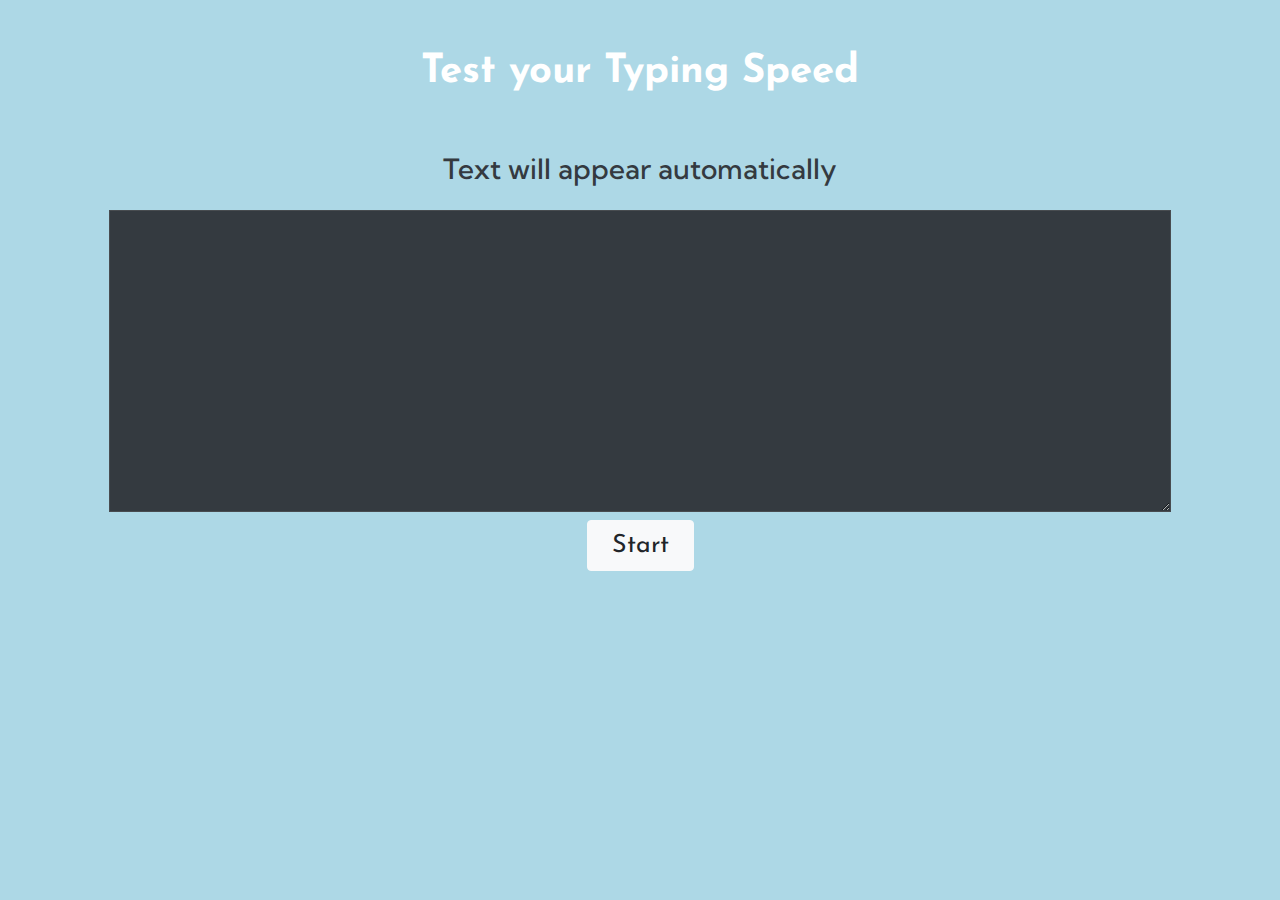
<file: Beginner-Level/App-Dev/Speed Typing Test App using JavaScript/index.html>
<!DOCTYPE html>
<html>
<head>
	<title>Typing Speed & Accuracy</title>
	<meta charset="utf-8">
	<meta name="viewport" content="width=device-width, initial-scale=1">
	<link rel="stylesheet" href="https://maxcdn.bootstrapcdn.com/bootstrap/4.5.2/css/bootstrap.min.css">
	<script src="https://ajax.googleapis.com/ajax/libs/jquery/3.5.1/jquery.min.js"></script>
	<script src="https://cdnjs.cloudflare.com/ajax/libs/popper.js/1.16.0/umd/popper.min.js"></script>
	<script src="https://maxcdn.bootstrapcdn.com/bootstrap/4.5.2/js/bootstrap.min.js"></script>

	<link href="https://fonts.googleapis.com/css2?family=Josefin+Sans:wght@500&family=Kumbh+Sans&family=Ranchers&display=swap" rel="stylesheet">
	<link href="https://fonts.googleapis.com/css2?family=Kufam:wght@500&display=swap" rel="stylesheet"> 

	<style>
		*{
			padding: 0;
			margin: 0;
			box-sizing: border-box;
			font-family: 'Josefin Sans', sans-serif;
		}
		body{
			background-color: lightblue;
		}
			
		.main{
			display: flex;
			flex-direction: column;
			justify-content: center;
			align-items: center;
		
		}
		
		.content{
		
			text-align: center;
			}
		
		.content h1{
			/* font-family: 'Kufam', cursive; */
		}
		
		#message{
			font-family: 'Kumbh Sans', sans-serif;
		
		}
		
		#text{
			font-size: 20px;
			width: 85%;
		}
			textarea:focus{
				
				animation: border-color-change;
				animation-duration: 10s;
				animation-fill-mode: forwards;
				animation-timing-function: linear;
				animation-iteration-count: infinite;
				
			}
		

</style>

</head>

<body >



	<div class="main my-5">


			<div class="content container-fluid">
				

					<h1 class="text-white font-weight-bold"> Test your Typing Speed</h1> <br>

					<h3 id="message" class="text-dark mx-4 text-center my-4">Text will appear automatically</h3>

					<textarea tabindex="0" autocomplete="off" id="text" rows="10" class=" bg-dark text-white" ></textarea>
					<br>
					<button class="btn btn-light px-4" id="start-btn" style="font-size: 25px;">Start</button>

			</div>

			<div id="result" class="mt-2 pt-2  text-center">
					
					<h4  class="text-dark"></h4>

			</div>

	</div>

</body>
<script src="script.js"></script>

</html>
</file>
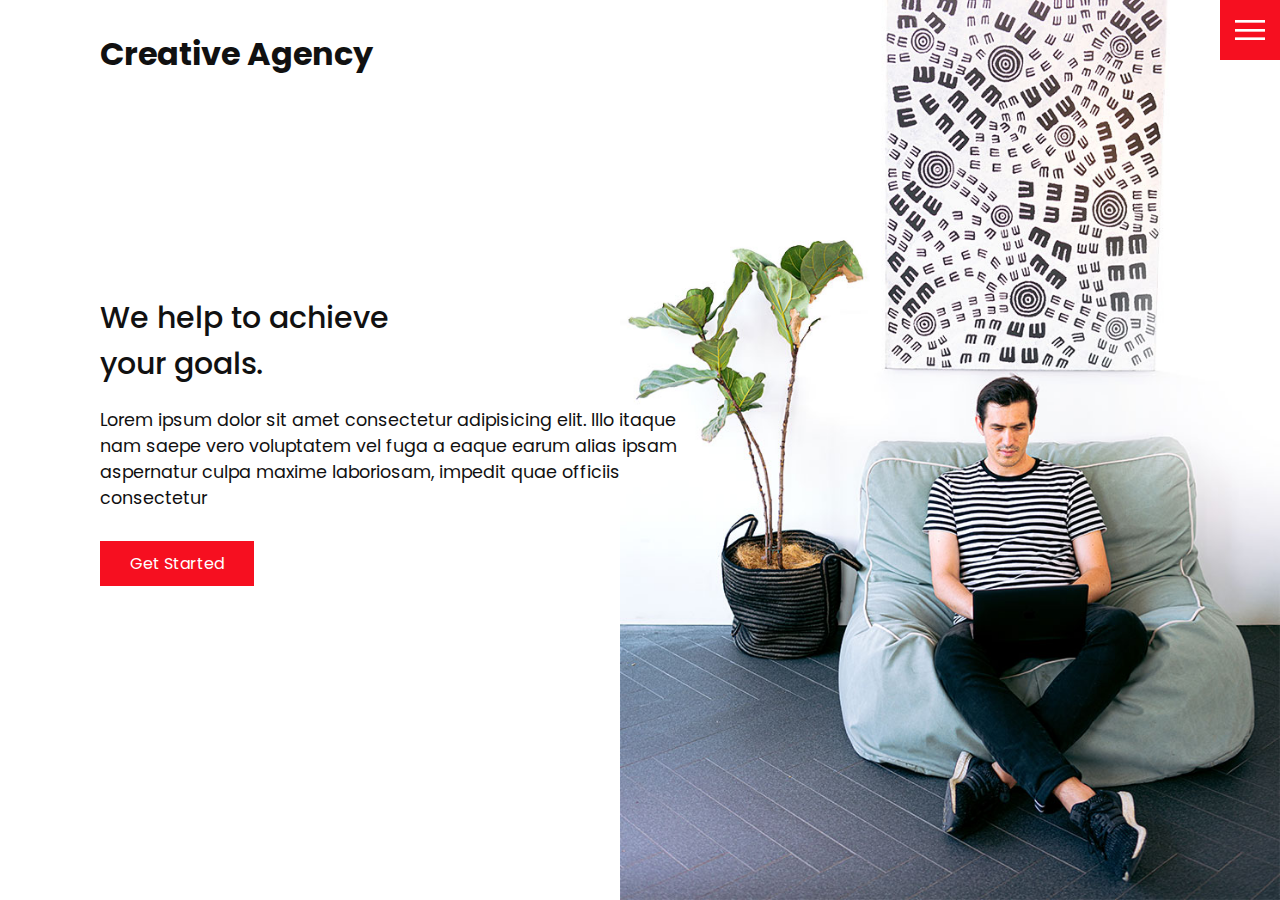
<file: Beginner-level/Web-Dev/creative-agency/index.html>
<!DOCTYPE html>
<html lang="en">
  <head>
    <meta charset="UTF-8" />
    <meta http-equiv="X-UA-Compatible" content="IE=edge" />
    <meta name="viewport" content="width=device-width, initial-scale=1.0" />
    <link rel="stylesheet" href="css/style.css" />
    <title>Creative Agency</title>
  </head>
  <body>
    <header>
      <div class="logo">Creative Agency</div>
      <div class="toggle"></div>
      <div class="navigation">
        <ul>
          <li><a href="index.html">Home</a></li>
          <li><a href="services.html">Services</a></li>
          <li><a href="work.html">Work</a></li>
          <li><a href="contact.html">Contact</a></li>
        </ul>
        <div class="social-bar">
          <ul>
            <li>
              <a href="https://facebook.com">
                <img src="images/facebook.png" target="_blank" alt="" />
              </a>
            </li>
            <li>
              <a href="https://twitter.com">
                <img src="images/twitter.png" target="_blank" alt="" />
              </a>
            </li>
            <li>
              <a href="https://instagram.com">
                <img src="images/instagram.png" target="_blank" alt="" />
              </a>
            </li>
          </ul>
          <a href="mailto:you@email.com" class="email-icon">
            <img src="images/email.png" alt="" />
          </a>
        </div>
      </div>
    </header>

    <section class="home">
      <img src="images/home-img.jpg" class="home-img" alt="" />
      <div class="home-content">
        <h1>
          We help to achieve <br />
          your goals.
        </h1>
        <p>
          Lorem ipsum dolor sit amet consectetur adipisicing elit. Illo itaque
          nam saepe vero voluptatem vel fuga a eaque earum alias ipsam
          aspernatur culpa maxime laboriosam, impedit quae officiis consectetur
        </p>
        <a href="contact.html" class="btn">Get Started</a>
      </div>
    </section>

    <script src="js/script.js"></script>
  </body>
</html>
</file>
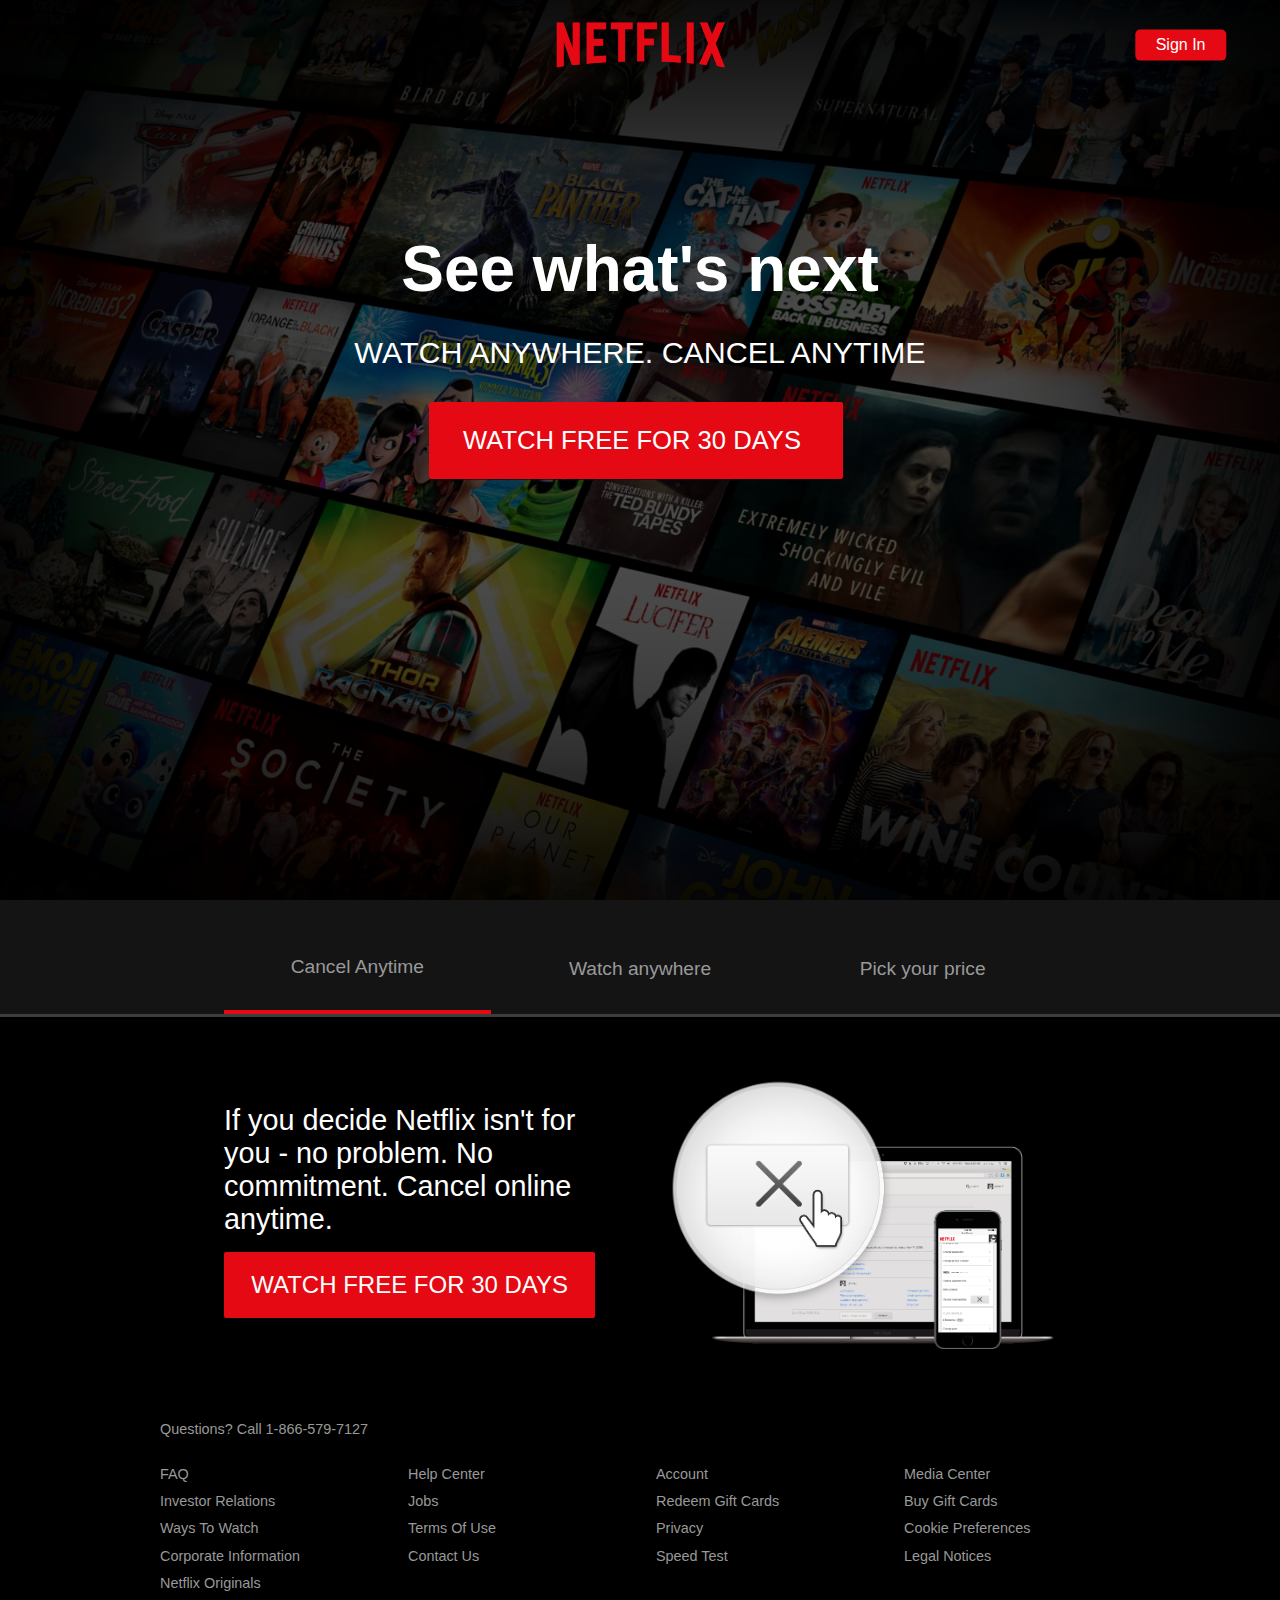
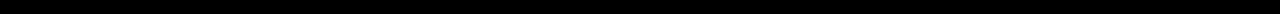
<file: Beginner-level/Web-Dev/netflix-master/index.html>
<!DOCTYPE html>
<html lang="en">
  <head>
    <meta charset="UTF-8" />
    <meta name="viewport" content="width=device-width, initial-scale=1.0" />
    <meta http-equiv="X-UA-Compatible" content="ie=edge" />
    <link
      rel="stylesheet"
      href="https://use.fontawesome.com/releases/v5.8.2/css/all.css"
      integrity="sha384-oS3vJWv+0UjzBfQzYUhtDYW+Pj2yciDJxpsK1OYPAYjqT085Qq/1cq5FLXAZQ7Ay"
      crossorigin="anonymous"
    />
    <link rel="stylesheet" href="css/style.css" />
    <title></title>
  </head>
  <body>
    <header class="showcase">
      <div class="showcase-top">
        <img src="img/logo.png" alt="Netflix" />
        <a href="#" class="btn btn-rounded">Sign In</a>
      </div>
      <div class="showcase-content">
        <h1>See what's next</h1>
        <p>Watch anywhere. Cancel anytime</p>
        <a href="#" class="btn btn-xl"
          >Watch Free For 30 Days <i class="fas fa-chevron-right btn-icon"></i
        ></a>
      </div>
    </header>

    <section class="tabs">
      <div class="container">
        <div id="tab-1" class="tab-item tab-border">
          <i class="fas fa-door-open fa-3x"></i>
          <p class="hide-sm">Cancel Anytime</p>
        </div>
        <div id="tab-2" class="tab-item">
          <i class="fas fa-tablet-alt fa-3x"></i>
          <p class="hide-sm">Watch anywhere</p>
        </div>
        <div id="tab-3" class="tab-item">
          <i class="fas fa-tags fa-3x"></i>
          <p class="hide-sm">Pick your price</p>
        </div>
      </div>
    </section>

    <section class="tab-content">
      <div class="container">
        <!-- Tab Content 1 -->
        <div id="tab-1-content" class="tab-content-item show">
          <div class="tab-1-content-inner">
            <div>
              <p class="text-lg">
                If you decide Netflix isn't for you - no problem. No commitment.
                Cancel online anytime.
              </p>
              <a href="#" class="btn btn-lg">Watch Free for 30 days</a>
            </div>
            <img src="img/tab-content-1.png" alt="" />
          </div>
        </div>

        <!-- Tab Content 2 -->
        <div id="tab-2-content" class="tab-content-item">
          <div class="tab-2-content-top">
            <p class="text-lg">
              Watch TV shows and movies anytime, anywhere - personalized for
              you.
            </p>
            <a href="#" class="btn btn-lg">Watch Free for 30 days</a>
          </div>
          <div class="tab-2-content-bottom">
            <div>
              <img src="img/tab-content-2-1.png" alt="" />
              <p class="text-md">Watch on your TV</p>
              <p class="text-dark">
                Smart TVs, PlayStation, Xbox, Chromecase, Apple TV, Blu-ray
                players and more.
              </p>
            </div>

            <div>
              <img src="img/tab-content-2-2.png" alt="" />
              <p class="text-md">Watch instantly or download for later</p>
              <p class="text-dark">
                Available on phone and tablet, wherever you go
              </p>
            </div>

            <div>
              <img src="img/tab-content-2-3.png" alt="" />
              <p class="text-md">Use any computer</p>
              <p class="text-dark">
                Watch right on Netflix.com
              </p>
            </div>
          </div>
        </div>

        <!-- Tab Content 3 -->
        <div id="tab-3-content" class="tab-content-item">
          <div class="text-center">
            <p class="text-lg">
              Choose one pland and watch everything on Netflix
            </p>
            <a href="#" class="btn btn-lg">Watch Free For 30 days</a>
          </div>

          <table class="table">
            <thead>
              <tr>
                <th></th>
                <th>Basic</th>
                <th>Standard</th>
                <th>Premium</th>
              </tr>
            </thead>
            <tbody>
              <tr>
                <td>Monthly price after free month ends on 6/19/19</td>
                <td>$8.99</td>
                <td>$12.99</td>
                <td>$15.99</td>
              </tr>
              <tr>
                <td>HD Available</td>
                <td><i class="fas fa-times"></i></td>
                <td><i class="fas fa-check"></i></td>
                <td><i class="fas fa-check"></i></td>
              </tr>
              <tr>
                <td>Ultra HD Available</td>
                <td><i class="fas fa-times"></i></td>
                <td><i class="fas fa-check"></i></td>
                <td><i class="fas fa-check"></i></td>
              </tr>
              <tr>
                <td>Screens you can watch at the same time</td>
                <td><i class="fas fa-times"></i></td>
                <td><i class="fas fa-check"></i></td>
                <td><i class="fas fa-check"></i></td>
              </tr>
              <tr>
                <td>Watch on your laptop, TV, phone and tablet</td>
                <td><i class="fas fa-check"></i></td>
                <td><i class="fas fa-check"></i></td>
                <td><i class="fas fa-check"></i></td>
              </tr>
              <tr>
                <td>Unlimited Movies and TV shows</td>
                <td><i class="fas fa-check"></i></td>
                <td><i class="fas fa-check"></i></td>
                <td><i class="fas fa-check"></i></td>
              </tr>
              <tr>
                <td>Cancel anytime</td>
                <td><i class="fas fa-check"></i></td>
                <td><i class="fas fa-check"></i></td>
                <td><i class="fas fa-check"></i></td>
              </tr>
              <tr>
                <td>First month Free</td>
                <td><i class="fas fa-check"></i></td>
                <td><i class="fas fa-check"></i></td>
                <td><i class="fas fa-check"></i></td>
              </tr>
            </tbody>
          </table>
        </div>
      </div>
    </section>

    <footer class="footer">
      <p>Questions? Call 1-866-579-7127</p>
      <div class="footer-cols">
        <ul>
          <li><a href="#">FAQ</a></li>
          <li><a href="#">Investor Relations</a></li>
          <li><a href="#">Ways To Watch</a></li>
          <li><a href="#">Corporate Information</a></li>
          <li><a href="#">Netflix Originals</a></li>
        </ul>
        <ul>
          <li><a href="#">Help Center</a></li>
          <li><a href="#">Jobs</a></li>
          <li><a href="#">Terms Of Use</a></li>
          <li><a href="#">Contact Us</a></li>
        </ul>
        <ul>
          <li><a href="#">Account</a></li>
          <li><a href="#">Redeem Gift Cards</a></li>
          <li><a href="#">Privacy</a></li>
          <li><a href="#">Speed Test</a></li>
        </ul>
        <ul>
          <li><a href="#">Media Center</a></li>
          <li><a href="#">Buy Gift Cards</a></li>
          <li><a href="#">Cookie Preferences</a></li>
          <li><a href="#">Legal Notices</a></li>
        </ul>
      </div>
    </footer>
    <script src="js/main.js"></script>
  </body>
</html>
</file>
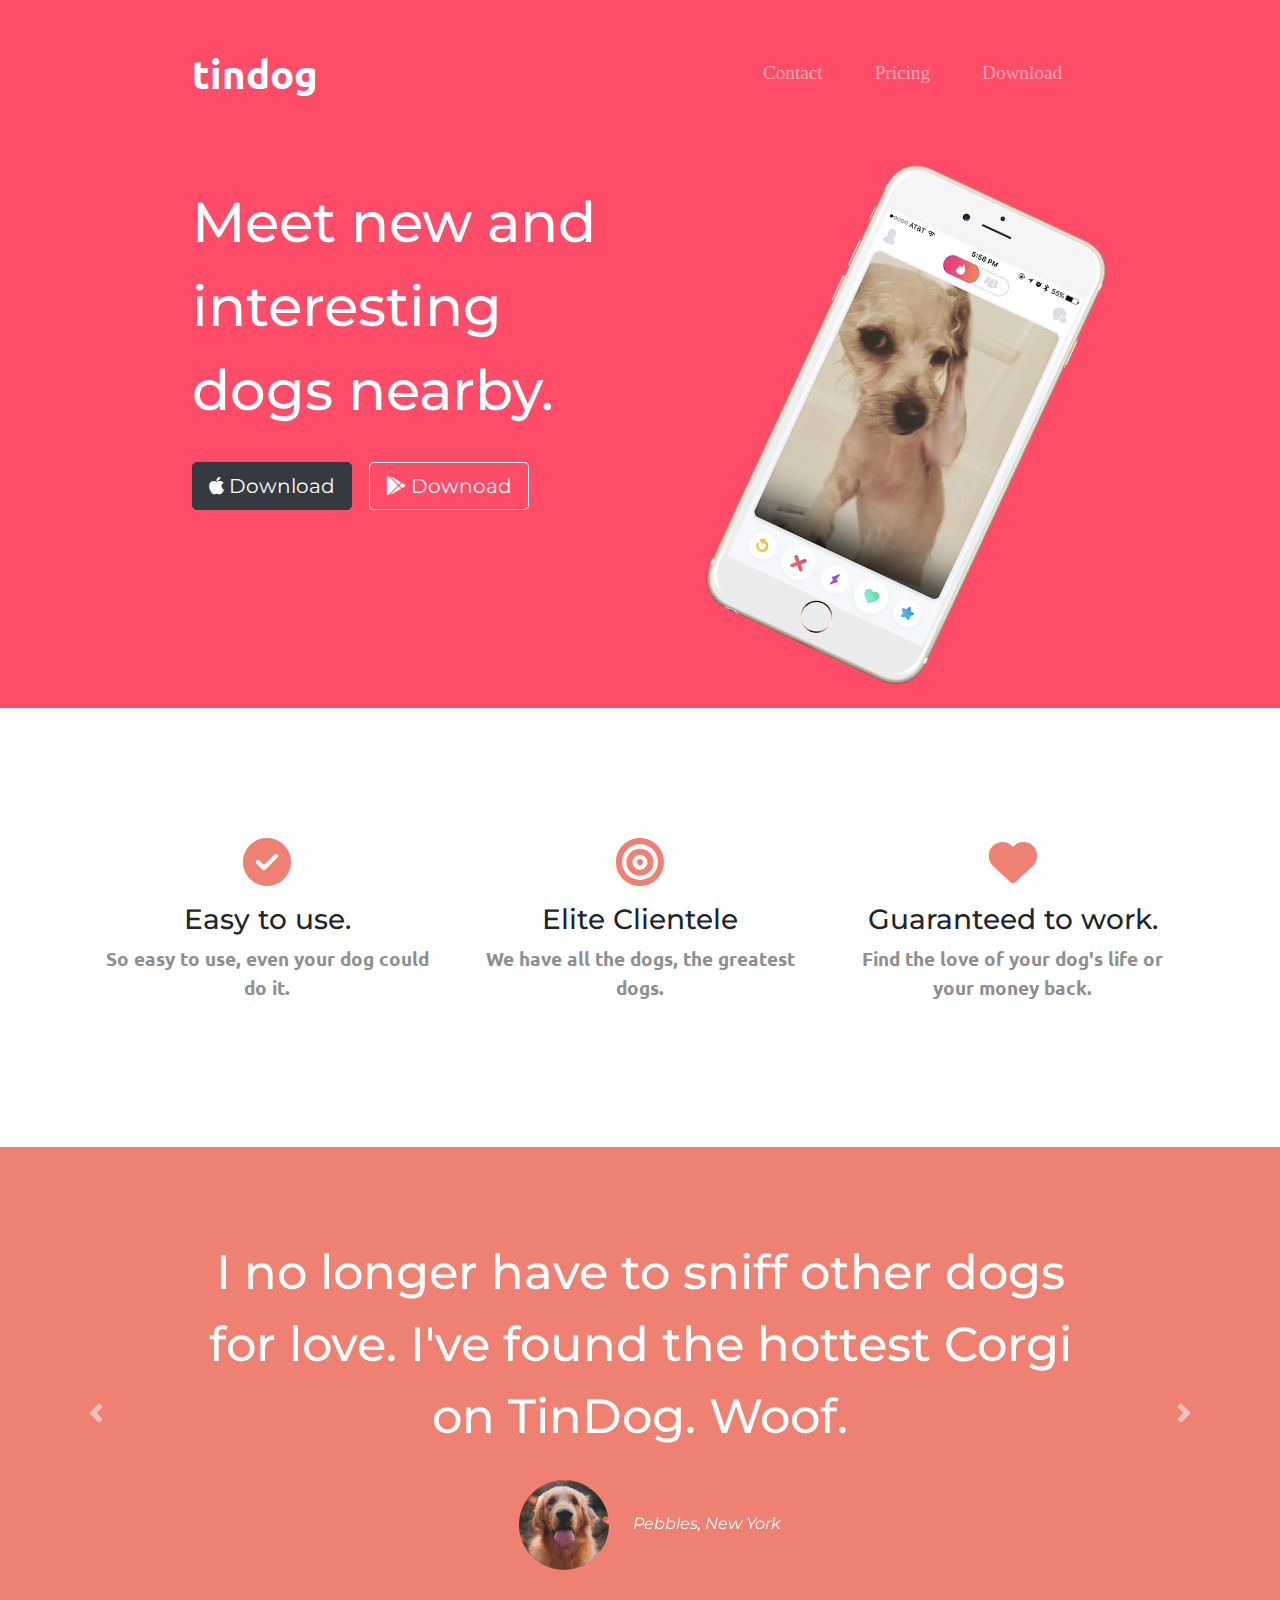
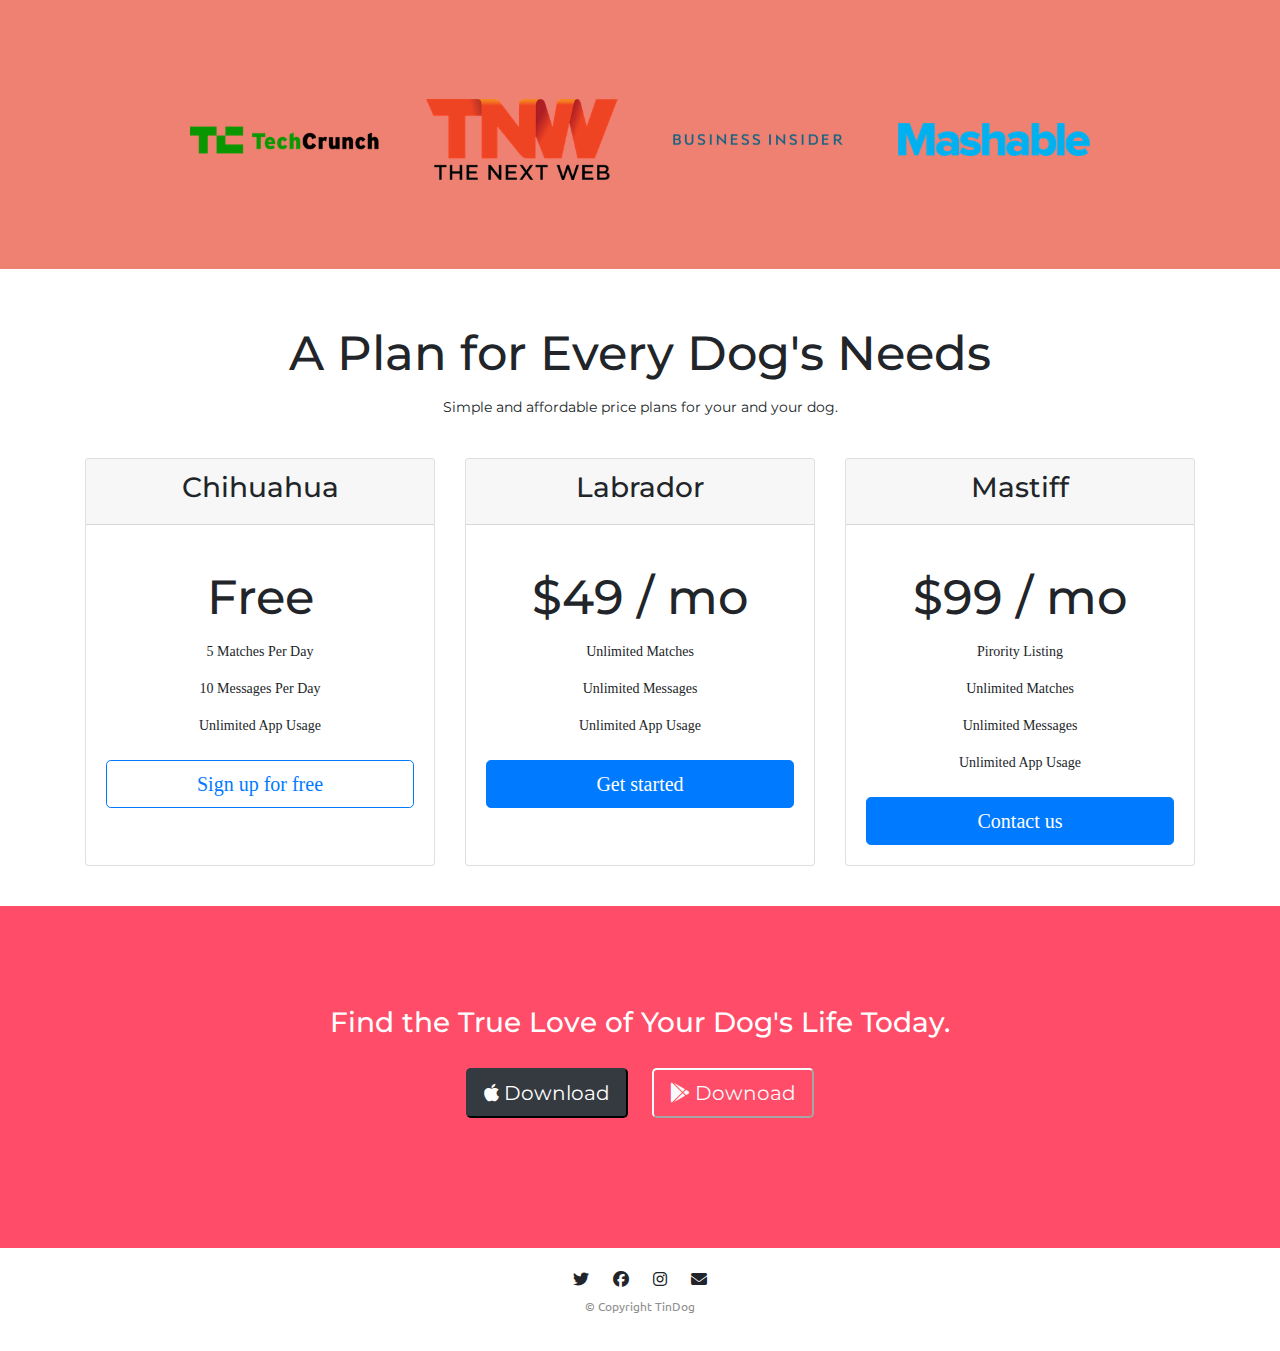
<file: Beginner-level/Web-Dev/Tindog-Website/index.html>
<!DOCTYPE html>
<html>

<head>
  <meta charset="utf-8">
  <title>TinDog</title>
  <!-- Google font -->
  <link rel="preconnect" href="https://fonts.googleapis.com">
  <link rel="preconnect" href="https://fonts.gstatic.com" crossorigin>
  <link href="https://fonts.googleapis.com/css2?family=Montserrat:wght@900&family=Ubuntu&display=swap" rel="stylesheet">

  <!-- css stylesheet -->
  <link rel="stylesheet" href="https://cdn.jsdelivr.net/npm/bootstrap@4.0.0/dist/css/bootstrap.min.css" integrity="sha384-Gn5384xqQ1aoWXA+058RXPxPg6fy4IWvTNh0E263XmFcJlSAwiGgFAW/dAiS6JXm" crossorigin="anonymous">
  <link rel="stylesheet" href="css/styles.css">
    <link rel="icon" href="images/tindog.ico">

  <!-- icon pack font awesome -->
  <link rel="stylesheet" href="https://cdnjs.cloudflare.com/ajax/libs/font-awesome/6.1.1/css/all.min.css">



  <!-- scripts -->
  <script src="https://code.jquery.com/jquery-3.2.1.slim.min.js" integrity="sha384-KJ3o2DKtIkvYIK3UENzmM7KCkRr/rE9/Qpg6aAZGJwFDMVNA/GpGFF93hXpG5KkN" crossorigin="anonymous"></script>
  <script src="https://cdn.jsdelivr.net/npm/popper.js@1.12.9/dist/umd/popper.min.js" integrity="sha384-ApNbgh9B+Y1QKtv3Rn7W3mgPxhU9K/ScQsAP7hUibX39j7fakFPskvXusvfa0b4Q" crossorigin="anonymous"></script>
  <script src="https://cdn.jsdelivr.net/npm/bootstrap@4.0.0/dist/js/bootstrap.min.js" integrity="sha384-JZR6Spejh4U02d8jOt6vLEHfe/JQGiRRSQQxSfFWpi1MquVdAyjUar5+76PVCmYl" crossorigin="anonymous"></script>
  </script>


</head>

<body>

  <section id="title">

    <!-- Nav Bar -->
    <div class="container-fluid">


      <nav class="navbar  navbar-expand-lg navbar-dark">
        <a class="navbar-brand" href="">tindog</a>
        <button class="navbar-toggler" type="button" data-toggle="collapse" data-target="#navbarSupportedContent" aria-controls="navbarSupportedContent" aria-expanded="false" aria-label="Toggle navigation">
          <span class="navbar-toggler-icon"></span>
        </button>
        <div class="collapse navbar-collapse" id="navbarSupportedContent">
          <ul class="navbar-nav ml-auto">
            <li class="nav-item">
              <a class="nav-link" href="">Contact</a>
            </li>
            <li class="nav-item">
              <a class="nav-link" href="">Pricing</a>
            </li>
            <li class="nav-item">
              <a class="nav-link" href="">Download</a>
            </li>
          </ul>
        </div>
      </nav>


      <!-- Title -->

      <section id="title">
        <div class="row ">
          <div class="col-lg-6 ">
            <h1>Meet new and interesting dogs nearby.</h1>
            <button type="button" class="btn btn-dark btn-lg download-button"><i class="fa-brands fa-apple"></i> Download</button>
            <button type="button" class="btn btn-outline-light btn-lg download-button"><i class="fa-brands fa-google-play"></i> Downoad</button>
          </div>
          <div class="col-lg-6">
            <img class="title-image" src="images/iphone6.png" alt="iphone-mockup">

          </div>
        </div>

    </div>


  </section>


  <!-- Features -->

  <div class="container features ">

    <div class="row">
      <div class="col-lg-4">
        <i class="fa-solid fa-circle-check fa-2xl feature-logo"></i>
        <h3>Easy to use.</h3>
        <p class="features-description">So easy to use, even your dog could do it.</p>

      </div>
      <div class="col-lg-4">
        <i class="fa-solid fa-bullseye fa-2xl feature-logo"></i>
        <h3>Elite Clientele</h3>
        <p class="features-description">We have all the dogs, the greatest dogs.</p>

      </div>
      <div class="col-lg-4">
        <i class="fa-solid fa-heart fa-2xl feature-logo"></i>
        <h3>Guaranteed to work.</h3>
        <p class="features-description">Find the love of your dog's life or your money back.</p>
      </div>
    </div>
  </div <!-- Testimonials -->

  <section id="testimonials">

    <div id="carousel-testimonial" class="carousel slide" data-ride="carousel">
      <div class="carousel-inner">
        <div class="carousel-item active">
          <h2>I no longer have to sniff other dogs for love. I've found the hottest Corgi on TinDog. Woof.</h2>
          <img class="testimonial-image" src="images/dog-img.jpg" alt="dog-profile">
          <em>Pebbles, New York</em>
        </div>
        <div class="carousel-item">
          <h2 class="testimonial-text">My dog used to be so lonely, but with TinDog's help, they've found the love of their life. I think.</h2>
          <img class="testimonial-image" src="images/lady-img.jpg" alt="lady-profile">
          <em>Beverly, Illinois</em>
        </div>

      </div>
      <a class="carousel-control-prev" href="#carousel-testimonial" role="button" data-slide="prev">
        <span class="carousel-control-prev-icon" aria-hidden="true"></span>
        <span class="sr-only">Previous</span>
      </a>
      <a class="carousel-control-next" href="#carousel-testimonial" role="button" data-slide="next">
        <span class="carousel-control-next-icon" aria-hidden="true"></span>
        <span class="sr-only">Next</span>
      </a>
    </div>


  </section>


  <!-- Press -->

  <section id="press">
    <img class="press-logo" src="images/TechCrunch.png" alt="tc-logo">
    <img class="press-logo" src="images/tnw.png" alt="tnw-logo">
    <img class="press-logo" src="images/bizinsider.png" alt="biz-insider-logo">
    <img class="press-logo" src="images/mashable.png" alt="mashable-logo">

  </section>


  <!-- Pricing -->
  <section id="pricing">

    <div class="pricing-header px-3 py-3 pt-md-5 pb-md-4 mx-auto text-center">

      <h2>A Plan for Every Dog's Needs</h2>
      <p>Simple and affordable price plans for your and your dog.</p>

    </div>

    <div class="container">
      <div class="card-deck mb-3 text-center">
        <div class="card mb-4 box-shadow">
          <div class="card-header">
            <h4 class="my-0 font-weight-normal">
              <h3>Chihuahua</h3>
            </h4>
          </div>
          <div class="card-body">
            <ul class="list-unstyled mt-3 mb-4">
              <h2>Free</h2>
              <p>5 Matches Per Day</p>
              <p>10 Messages Per Day</p>
              <p>Unlimited App Usage</p>

            </ul>
            <button type="button" class="btn btn-lg btn-block btn-outline-primary">Sign up for free</button>
          </div>
        </div>
        <div class="card mb-4 box-shadow">
          <div class="card-header">
            <h4 class="my-0 font-weight-normal">
              <h3>Labrador</h3>
            </h4>
          </div>
          <div class="card-body">
            <ul class="list-unstyled mt-3 mb-4">
              <h2>$49 / mo</h2>
              <p>Unlimited Matches</p>
              <p>Unlimited Messages</p>
              <p>Unlimited App Usage</p>
            </ul>
            <button type="button" class="btn btn-lg btn-block btn-primary">Get started</button>
          </div>
        </div>
        <div class="card mb-4 box-shadow">
          <div class="card-header">
            <h4 class="my-0 font-weight-normal">
              <h3>Mastiff</h3>
            </h4>
          </div>
          <div class="card-body">

            <ul class="list-unstyled mt-3 mb-4">
              <h2>$99 / mo</h2>
              <p>Pirority Listing</p>
              <p>Unlimited Matches</p>
              <p>Unlimited Messages</p>
              <p>Unlimited App Usage</p>
            </ul>
            <button type="button" class="btn btn-lg btn-block btn-primary">Contact us</button>
          </div>
        </div>
      </div>
  </section>










  <!-- Call to Action -->

  <section id="cta">

    <h3 class="message">Find the True Love of Your Dog's Life Today.</h3>
    <button type="button" class="fbtn btn-dark btn-lg download-button"><i class="fa-brands fa-apple"></i> Download</button>
    <button type="button" class="fbtn btn-outline-light btn-lg download-button"><i class="fa-brands fa-google-play"></i> Downoad</button>
    </div>

  </section>


  <!-- Footer -->

  <footer id="footer">
    <i class="fa-brands fa-twitter ficon"></i>
    <i class="fa-brands fa-facebook ficon"></i>
    <i class="fa-brands fa-instagram ficon"></i>
    <i class="fa-solid fa-envelope ficon"></i>
    <p class="Copyright">© Copyright TinDog</p>

  </footer>


</body>

</html>
</file>
<file: Beginner-level/Web-Dev/creative-agency/css/style.css>
@import url('https://fonts.googleapis.com/css?family=Poppins:200,300,400,500,600,700,800,900&display=swap');

:root {
  --primary-color: #f60f20;
  --secondary-color: #1b206e;
}

/* BASE STYLES */
* {
  box-sizing: border-box;
  margin: 0;
  padding: 0;
}

html,
body {
  font-family: 'Poppins', sans-serif;
  color: #111;
}

h1 {
  font-size: 30px;
  font-weight: 500;
}

p {
  margin: 20px 0 10px;
  font-size: 1.1rem;
}

section {
  display: flex;
  flex-direction: column;
  height: 100vh;
  align-items: center;
  padding: 100px;
  margin-top: 60px;
}

section.home {
  flex-direction: row;
  margin-top: 0;
}

/* BUTTON */
.btn {
  cursor: pointer;
  display: inline-block;
  background: var(--primary-color);
  color: #fff;
  text-decoration: none;
  padding: 10px 30px;
  margin: 20px 0;
  border: 0;
}

.btn:hover {
  transform: scale(0.98);
}

.logo {
  position: absolute;
  top: 30px;
  left: 100px;
  font-size: 2rem;
  font-weight: 700;
  z-index: 20;
}

/* TOGGLE */
.toggle {
  position: fixed;
  top: 0;
  right: 0;
  width: 60px;
  height: 60px;
  background: var(--primary-color) url(../images/menu.png);
  background-size: 30px;
  background-position: center;
  background-repeat: no-repeat;
  z-index: 20;
  cursor: pointer;
}

.toggle.active {
  background: var(--primary-color) url(../images/close.png);
  background-size: 25px;
  background-position: center;
  background-repeat: no-repeat;
}

/* NAVIGATION */
.navigation {
  position: fixed;
  top: 0;
  left: 100%;
  width: 100%;
  height: 100%;
  background-color: #fff;
  z-index: 15;
  display: flex;
  justify-content: center;
  align-items: center;
}

.navigation.active {
  left: 0;
}

.navigation ul {
  position: relative;
}

.navigation ul li {
  position: relative;
  list-style: none;
  text-align: center;
}

.navigation ul li a {
  font-size: 2.2rem;
  color: #111;
  text-decoration: none;
  font-weight: 300;
}

.navigation ul li a:hover {
  color: var(--primary-color);
}

.navigation .social-bar {
  position: absolute;
  top: 0;
  left: 0;
  width: 60px;
  height: 100%;
  display: flex;
  justify-content: center;
  align-items: center;
}

.navigation .social-bar a {
  display: inline-block;
  transform: scale(0.5);
}

.navigation .email-icon {
  position: absolute;
  bottom: 20px;
  transform: scale(0.5);
}

/* HOMEPAGE */
.home-content {
  position: relative;
  z-index: 10;
  max-width: 600px;
}

.home-img {
  position: absolute;
  bottom: 0;
  right: 0;
  height: 110%;
}

/* SERVICES PAGE */
.services {
  margin-top: 40px;
  display: grid;
  grid-template-columns: repeat(3, 1fr);
  gap: 40px;
  text-align: center;
}

.services .service {
  padding: 30px;
}

.services .service:hover {
  box-shadow: 0 10px 30px rgba(0, 0, 0, 0.1);
}

.services .service h2 {
  font-size: 24px;
  font-weight: 500;
  margin-top: 20px;
  color: var(--secondary-color);
}

.services .service .icon img {
  max-width: 100px;
}

/* WORK PAGE */
.portfolio {
  display: flex;
  flex-wrap: wrap;
  justify-content: center;
  margin-top: 20px;
}

.portfolio .item {
  position: relative;
  width: 300px;
  height: 300px;
  margin: 5px;
}

.portfolio .item img {
  width: 100%;
  height: 100%;
}

.portfolio .item .action {
  position: absolute;
  top: 0;
  left: 0;
  width: 100%;
  height: 100%;
  background: rgba(0, 0, 0, 0.8);
  display: flex;
  justify-content: center;
  align-items: center;
  opacity: 0;
  transition: 0.5s;
}

.portfolio .item:hover .action {
  opacity: 1;
}

.portfolio .item .action a {
  display: inline-block;
  color: #fff;
  text-decoration: none;
  border: 1px solid #fff;
  padding: 5px 15px;
}

/* CONTACT */
.contact {
  position: relative;
  width: 100%;
  margin-top: 50px;
  display: flex;
  justify-content: space-between;
  align-items: flex-start;
}

.contact-form {
  position: relative;
  background: #f9f9f9;
  width: calc(100% - 400px);
  padding: 60px 40px 20px;
}

.contact-form form {
  width: 100%;
}

.contact-form .row {
  width: 100%;
  display: flex;
}

.contact-form .input50 {
  width: 50%;
  margin: 0 10px;
}

.contact-form .input100 {
  width: 100%;
  margin: 0 10px;
}

.contact-form .row input,
.contact-form .row textarea {
  position: relative;
  border: 1px solid rgba(0, 0, 0, 0.2);
  color: #111;
  background: transparent;
  width: 100%;
  padding: 10px;
  outline: none;
  font-size: 16px;
  font-weight: 300;
  margin: 10px 0;
  resize: none;
}

.contact-form .row textarea {
  height: 150px;
}

.contact-form .row input[type='submit'] {
  background-color: var(--secondary-color);
  color: #fff;
  margin: 0;
  text-transform: uppercase;
  letter-spacing: 2px;
  font-weight: 300;
  border: 0;
  cursor: pointer;
}

.contact-info {
  width: 350px;
  background: #f9f9f9;
  padding: 60px 40px 20px;
}

.contact-info .info-box {
  display: flex;
  align-items: flex-start;
  margin-bottom: 40px;
}

.contact-info .info-box .contact-icon {
  width: 20px;
  margin-right: 40px;
}

.contact-info .info-box .details h4 {
  color: var(--secondary-color);
}

.contact-info .info-box .details p,
.contact-info .info-box .details a {
  color: #111;
}

@media (max-width: 1068px) {
  .home-img {
    display: none;
  }

  .logo {
    top: 10px;
    left: 40px;
    font-size: 1.5rem;
  }

  section {
    padding: 100px 40px;
  }

  .navigation ul li a {
    font-size: 2rem;
  }

  .services {
    grid-template-columns: repeat(2, 1fr);
  }

  .contact {
    flex-direction: column;
  }

  .contact-form {
    width: 100%;
    padding: 30px 30px 20px;
  }

  .contact-form .row {
    flex-direction: column;
  }

  .contact-form .input50,
  .contact-form .input100 {
    width: 100%;
    margin: 0;
  }

  .contact-info {
    width: 100%;
    margin-top: 20px;
    padding: 30px 30px 20px;
  }
}

@media (max-width: 768px) {
  .services {
    grid-template-columns: 1fr;
  }

  .services .service {
    box-shadow: 0 10px 30px rgba(0, 0, 0, 0.1);
  }
}
</file>
<file: Beginner-level/Web-Dev/netflix-master/css/style.css>
:root {
  --primary-color: #e50914;
  --dark-color: #141414;
}

* {
  box-sizing: border-box;
  margin: 0;
  padding: 0;
}

body {
  font-family: "Arial", sans-serif;
  -webkit-font-smoothing: antialiased;
  background: #000;
  color: #999;
}

ul {
  list-style: none;
}

h1,
h2,
h3,
h4 {
  color: #fff;
}

a {
  color: #fff;
  text-decoration: none;
}

p {
  margin: 0.5rem 0;
}

img {
  width: 100%;
}

.showcase {
  width: 100%;
  height: 100vh;
  position: relative;
  background: url("../img/background.jpg") no-repeat center center/cover;
}

.showcase::after {
  content: "";
  position: absolute;
  top: 0;
  left: 0;
  width: 100%;
  height: 100%;
  z-index: 1;
  background: rgba(0, 0, 0, 0.6);
  box-shadow: inset 120px 100px 250px #000, inset -120px -100px 250px #000;
}

.showcase-top {
  position: relative;
  height: 90px;
  z-index: 2;
}

.showcase-top img {
  width: 170px;
  position: absolute;
  top: 50%;
  left: 50%;
  transform: translate(-50%, -50%);
}

.showcase-top a {
  position: absolute;
  top: 50%;
  right: 0;
  transform: translate(-50%, -50%);
}

.showcase-content {
  position: relative;
  margin: auto;
  display: flex;
  flex-direction: column;
  justify-content: center;
  align-items: center;
  text-align: center;
  margin-top: 9rem;
  z-index: 2;
}

.showcase-content h1 {
  font-weight: 600;
  font-size: 4rem;
  line-height: 1.1;
  margin: 0 0 2rem 0;
}

.showcase-content p {
  text-transform: uppercase;
  color: #fff;
  font-weight: 400;
  font-size: 1.9rem;
  line-height: 1.1;
  margin: 0 0 2rem;
}

/* Utility Classes */

/* Tabs */
.tabs {
  background: var(--dark-color);
  padding-top: 1rem;
  border-bottom: 3px solid #3d3d3d;
}

.tabs .container {
  display: grid;
  grid-template-columns: repeat(3, 1fr);
  grid-gap: 1rem;
  align-items: center;
  justify-content: center;
  text-align: center;
}

.tabs p {
  font-size: 1.2rem;
  padding-top: 0.5rem;
}

.tabs .container > div {
  padding: 1.5rem 0;
}

.tabs .container > div:hover {
  color: #fff;
  cursor: pointer;
}

.tab-border {
  border-bottom: var(--primary-color) 4px solid;
}

/* Tab Content */
.tab-content {
  padding: 3rem 0;
  background: #000;
  color: #fff;
}

/*  Hide content Initially  */
#tab-1-content,
#tab-2-content,
#tab-3-content {
  display: none;
}

.show {
  display: block !important;
}

#tab-1-content .tab-1-content-inner {
  display: grid;
  grid-template-columns: repeat(2, 1fr);
  grid-gap: 2rem;
  align-items: center;
  justify-content: center;
}

#tab-2-content .tab-2-content-top {
  display: grid;
  grid-template-columns: 2fr 1fr;
  grid-gap: 1rem;
  justify-content: center;
  align-items: center;
}

#tab-2-content .tab-2-content-bottom {
  margin-top: 2rem;
  display: grid;
  grid-template-columns: repeat(3, 1fr);
  grid-gap: 2rem;
  justify-content: center;
  align-items: center;
  text-align: center;
}

/*  Table  */
.table {
  width: 100%;
  margin-top: 2rem;
  border-collapse: collapse;
  border-spacing: 0;
}

.table thead th {
  text-transform: uppercase;
  padding: 0.8rem;
}

.table tbody tr td {
  color: #999;
  padding: 0.8rem 1.2rem;
  text-align: center;
}

.table tbody tr td:first-child {
  text-align: left;
}

.table tbody tr:nth-child(odd) {
  background: #222;
}

/* Footer */
.footer {
  max-width: 75%;
  margin: 1rem auto;
  overflow: auto;
}

.footer,
.footer a {
  color: #999;
  font-size: 0.9rem;
}

.footer p {
  margin-bottom: 1.5rem;
}

.footer .footer-cols {
  display: grid;
  grid-template-columns: repeat(4, 1fr);
  grid-gap: 2rem;
}

.footer li {
  line-height: 1.9;
}

/*  Container  */
.container {
  max-width: 70%;
  margin: auto;
  overflow: hidden;
  padding: 0 2rem;
}

/* Text Styles */
.text-xl {
  font-size: 2rem;
  margin-bottom: 1rem;
}

.text-lg {
  font-size: 1.8rem;
  margin-bottom: 1rem;
}

.text-md {
  font-size: 1.5rem;
  margin-bottom: 1rem;
}

.text-center {
  text-align: center;
}

.text-dark {
  color: #999;
}

/* Buttons */
.btn {
  display: inline-block;
  background: var(--primary-color);
  color: #fff;
  padding: 0.4rem 1.3rem;
  font-size: 1rem;
  text-align: center;
  border: none;
  cursor: pointer;
  margin-right: 0.5rem;
  outline: none;
  box-shadow: 0 1px 0 rgba(0, 0, 0, 0.45);
  border-radius: 2px;
}

.btn:hover {
  opacity: 0.9;
}

.btn-rounded {
  border-radius: 5px;
}

.btn-xl {
  font-size: 1.6rem;
  padding: 1.5rem 2.1rem;
  text-transform: uppercase;
}

.btn-lg {
  font-size: 1.5rem;
  padding: 1.2rem 1.7rem;
  text-transform: uppercase;
}

.btn-icon {
  margin-left: 0.5rem;
}

/*  Media Queries  */
@media (max-width: 960px) {
  .showcase {
    height: 100vh;
  }

  .hide-sm {
    display: none;
  }

  .showcase-top img {
    top: 30%;
    left: 5%;
    transform: translate(0);
  }

  .showcase-top a {
    top: 30%;
    right: 5%;
    transform: translate(0);
  }

  .showcase-content h1 {
    font-size: 2rem;
    line-height: 0.5;
  }

  .showcase-content p {
    font-size: 1rem;
  }

  .footer .footer-cols {
    grid-template-columns: repeat(2, 1fr);
  }

  .btn-xl {
    font-size: 1rem;
    padding: 1rem 1.2rem;
  }

  .btn-lg {
    font-size: 0.8rem;
    padding: 0.8rem 1rem;
  }

  .text-xl {
    font-size: 1.5rem;
  }

  .text-lg {
    font-size: 1.2rem;
  }

  .text-md {
    font-size: 1rem;
  }
}

@media (max-width: 700px) {
  .showcase::after {
    box-shadow: inset 50px 50px 150px #000, inset -50px -50px 150px #000;
  }

  .container {
    max-width: 90%;
    margin: auto;
    overflow: hidden;
    padding: 0px 0.1rem;
  }

  #tab-1-content .tab-1-content-inner {
    grid-template-columns: 1fr;
    text-align: center;
  }

  #tab-2-content .tab-2-content-top {
    display: block;
    text-align: center;
  }

  #tab-2-content .tab-2-content-bottom {
    grid-template-columns: 1fr;
  }

  .btn-lg {
    font-size: 1rem;
    padding: 0.8rem 1rem;
    text-transform: uppercase;
  }

  .tab-item > i {
    font-size: 1.3rem;
  }

  .footer .footer-cols {
    grid-template-columns: 1fr;
  }
}
</file>
<file: Beginner-level/Web-Dev/Tindog-Website/css/styles.css>
/* Body */
body {
  font-family: 'Montserrat', sans-serif;
}

/* Title Section */
#title {
  background-color: #FF4C68;
  color: white;
}

h1 {
  font-family: 'Montserrat', sans-serif;
  font-size: 3.5rem;
  line-height: 1.5;
}

.container-fluid {
  padding: 3% 15%;
}

.download-button {
  margin: 5% 3% 5% 0;
}

.title-image {
  width: 56%;
  transform: rotate(25deg);
  position: relative;
  left: 30%;
}

/* Navigation Bar */
.navbar-brand {
  font-family: "Ubuntu";
  font-size: 2.5rem;
  font-weight: bold;
}

.navbar {
  padding: 0 0 4.5rem;
}

.nav-item {
  padding: 0 18px;
}

.nav-link {
  font-size: 1.2rem;
  font-family: "Montserrat-light"
}

/* Features Section */
.features {
  margin: 50px auto;
  font-family: "Montserrat";
  font-size: 1.5rem;
  font-weight: bold;
  text-align: center;
  padding: 5% 2%;
}

.features-description {
  color: #8f8f8f;
  font-family: "Ubuntu";
  text-align: center;
  font-size: 1.2rem;
  margin-bottom: 30px;
}

.feature-logo {
  color: #ef8172;
  text-align: center;
  margin: 40px auto;
}

.feature-logo:hover {
  color: #ff4c68;
}

/* testimonial Section */
#testimonials {
  text-align: center;
  background-color: #ef8172;
  color: white;
}

h2 {
  font-family: "Montserrat";
  font-size: 3rem;
  line-height: 1.5;
}

.testimonial-image {
  width: 10%;
  border-radius: 100%;
  margin: 20px;
}

/* Press Section */
#press {
  background-color: #ef8172;
  text-align: center;
  padding-bottom: 3%;
}

.press-logo {
  width: 15%;
  margin: 20px 20px 50px;
}

.carousel-item {
  padding: 7% 15%;
}

/* Pricing Section */
.card-body {
  font-family: "Montserrat-light";
}

.btn {
  text-align: center;
  margin-bottom: 0 px;
  padding-bottom: opx;
}

p {
  font-style: "ubuntu";
  font-size: 14px;
}

/* Footer Section */
#cta {
  background-color: #ff4c68;
  text-align: center;
  padding: 100px 0;
}

.message {
  text-align: center;
  color: white;
  font-family: "Montserrat";
}

.fbtn {
  margin: 20px 10px 30px;
}

/* Copyright Section */
#footer {
  text-align: center;
  padding: 20px 0 20px;
}

.Copyright {
  color: #8f8f8f;
  font-family: "ubuntu";
  font-size: 12px;
}

.ficon {
  padding: 0 10px 10px;
}

/* Media Section (for responsiveness in mobile ) */
@media (max-width : 992px) {
  #title {
    text-align: center;
  }

  .title-image {
    transform: rotate(0deg);
    position: relative;
    left: 0%;
  }
}
</file>
